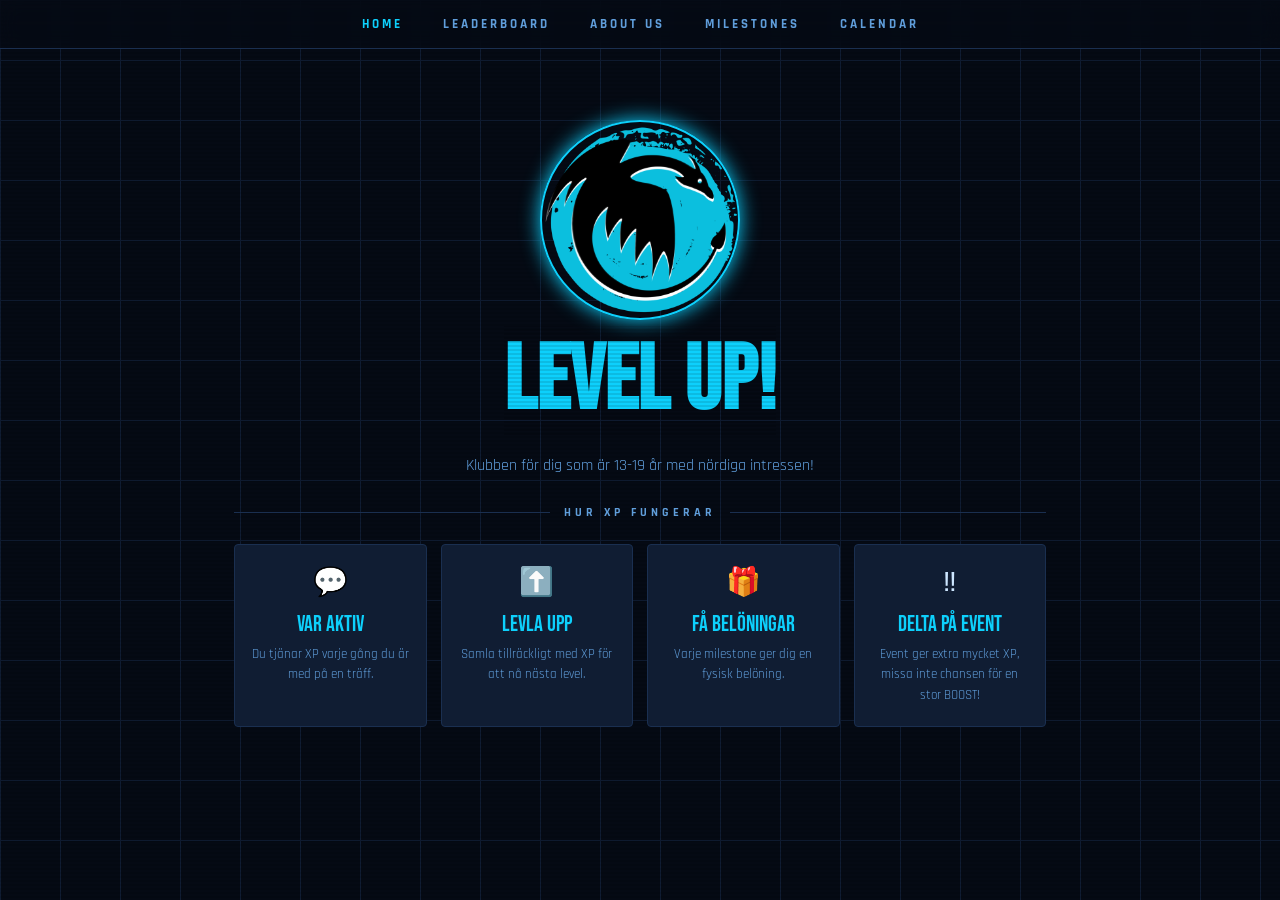
<file: index.html>
<!doctype html>
<html lang="sv">
  <head>
    <meta charset="UTF-8" />
    <meta name="viewport" content="width=device-width, initial-scale=1.0" />
    <link rel="preconnect" href="https://fonts.googleapis.com" />
    <link rel="preconnect" href="https://fonts.gstatic.com" crossorigin />
    <link
      href="https://fonts.googleapis.com/css2?family=Bebas+Neue&family=Rajdhani:wght@400;700&display=swap"
      rel="stylesheet"
    />
  <link rel="stylesheet" href="style.css" />
    <title>LEVEL UP! – Ungdomsklubb i Frölunda, Göteborg</title>
  <!-- SEO -->
  <meta name="description" content="Level Up är en gratis nördklubb för ungdomar 13–19 år på fritidsgården 1200 Kvadrat i Västra Frölunda, Göteborg. Gaming, anime, Warhammer, cosplay, rollspel och brädspel – Måndagar kl 16–20. Alla är välkomna!" />
  <meta name="keywords" content="ungdomsklubb Göteborg, nördklubb Frölunda, nördklubb Göteborg, gaming ungdomar Göteborg, anime klubb Göteborg, Warhammer ungdomar Göteborg, cosplay Göteborg, rollspel Göteborg, LGBTQ ungdom Göteborg, fritidsgård Frölunda, ungdomsverksamhet Göteborg, Level Up 1200 Kvadrat, brädspelsklubb Göteborg, nerd club gothenburg, aktiviteter göteborg, aktiviteter för unga, event frölunda, aktiviteter frölundaområdet, aktiviteter för ungdomar, 1200Kvadrat, 1200 Kvadrat, ungdomens hus, ungdomens hus göteborg, ungdomens hus frölunda, Ung sydväst, Fritidsgård frölunda, Frölunda torg, Fritidsgård frölunda torg, Tonåringar, nördar, unga, Level Up, Brädspel göteborg, cosplay göteborg, anime göteborg, pyssel göteborg, kpop göteborg, datorspel göteborg, level up frölunda, level up göteborg" />
  <meta name="robots" content="index, follow" />
  <link rel="canonical" href="https://levelup1200.github.io/LevelUp/index.html" />

  <!-- Open Graph (social sharing) -->
  <meta property="og:title" content="LEVEL UP! – Ungdomsklubb i Frölunda, Göteborg" />
  <meta property="og:description" content="Level Up är en gratis nördklubb för ungdomar 13–19 år på fritidsgården 1200 Kvadrat i Västra Frölunda, Göteborg. Gaming, anime, Warhammer, cosplay, rollspel och brädspel – Måndagar kl 16–20. Alla är välkomna!" />
  <meta property="og:type" content="website" />
  <meta property="og:url" content="https://levelup1200.github.io/LevelUp/index.html" />
  <meta property="og:image" content="https://levelup1200.github.io/LevelUp/leveluplogo.png" />

    <link rel="icon" type="image/x-icon" href="leveluplogo.png">
  </head>
  <body>
    <div id="wrapperHome">
        <nav>
      <a href="index.html" class="active">Home</a>
      <a href="leaderboard.html">Leaderboard</a>
      <a href="aboutus.html">About us</a>
      <a href="milestones.html">Milestones</a>
      <a href="calendar.html">Calendar</a>
    </nav>
    <main id="home">
      <div class="hero">
        <div class="hero-logo">
          <img src="leveluplogo.png" alt="LEVEL UP! logo" />
        </div>
        <h1 class="crt">LEVEL UP!</h1>
        <p class="hero-desc">
          Klubben för dig som är 13-19 år med nördiga intressen!
        </p>
      </div>
      <div class="xp-section">
        <div class="section-label">Hur XP fungerar</div>
        <div class="xp-cards">
          <div class="xp-card">
            <div class="xp-card-icon">💬</div>
            <div class="xp-card-title">Var aktiv</div>
            <div class="xp-card-desc">
              Du tjänar XP varje gång du är med på en träff.
            </div>
          </div>
          <div class="xp-card">
            <div class="xp-card-icon">⬆️</div>
            <div class="xp-card-title">Levla upp</div>
            <div class="xp-card-desc">
              Samla tillräckligt med XP för att nå nästa level.
            </div>
          </div>
          <div class="xp-card">
            <div class="xp-card-icon">🎁</div>
            <div class="xp-card-title">Få belöningar</div>
            <div class="xp-card-desc">
              Varje milestone ger dig en fysisk belöning.
            </div>
          </div>
          <div class="xp-card">
            <div class="xp-card-icon">‼️</div>
            <div class="xp-card-title">Delta på event</div>
            <div class="xp-card-desc">
              Event ger extra mycket XP, missa inte chansen för en stor BOOST!
            </div>
          </div>
        </div>
      </div>
    </main>
    </div>
  </body>
</html>
</file>
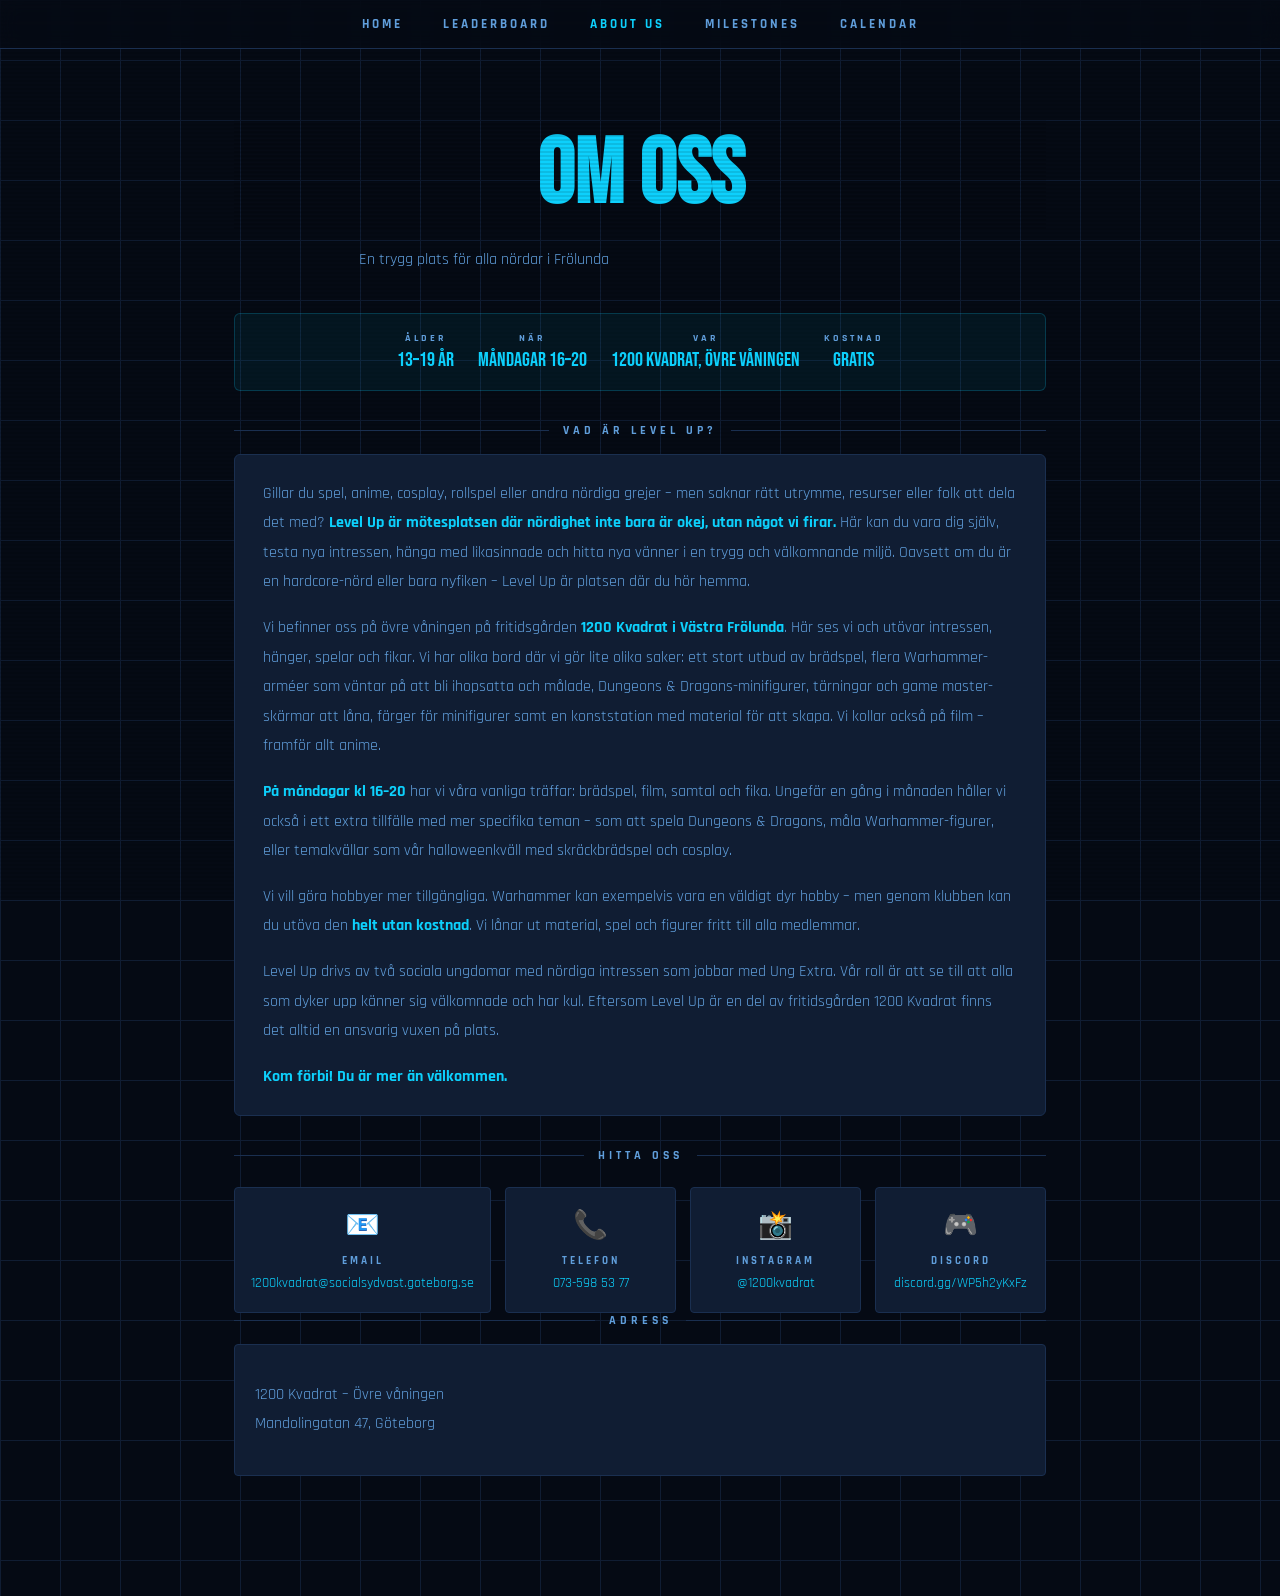
<file: aboutus.html>
<!doctype html>
<html lang="sv">
<head>
  <meta charset="UTF-8" />
  <meta name="viewport" content="width=device-width, initial-scale=1.0" />
  <link rel="preconnect" href="https://fonts.googleapis.com" />
  <link rel="preconnect" href="https://fonts.gstatic.com" crossorigin />
  <link href="https://fonts.googleapis.com/css2?family=Bebas+Neue&family=Rajdhani:wght@400;700&display=swap" rel="stylesheet" />
  <link rel="stylesheet" href="style.css" />
  <title>Om oss - Level Up Ungdomsklubb i Frölunda | Nördklubb Göteborg</title>
  <!-- SEO -->
  <meta name="description" content="Level Up är en nördklubb för ungdomar 13–19 år på fritidsgården 1200 Kvadrat i Västra Frölunda, Göteborg. Gaming, anime, Warhammer, cosplay, rollspel och fika – varje ojämn måndag kl 16–20. Gratis och öppet för alla!" />
  <meta name="keywords" content="ungdomsklubb Göteborg, nördklubb Frölunda, nördklubb Göteborg, gaming ungdomar Göteborg, anime klubb Göteborg, Warhammer ungdomar Göteborg, cosplay Göteborg, rollspel Göteborg, LGBTQ ungdom Göteborg, fritidsgård Frölunda, ungdomsverksamhet Göteborg, Level Up 1200 Kvadrat, brädspelsklubb Göteborg, nerd club gothenburg, aktiviteter göteborg, aktiviteter för unga, event frölunda, aktiviteter frölundaområdet, aktiviteter för ungdomar, 1200Kvadrat, 1200 Kvadrat, ungdomens hus, ungdomens hus göteborg, ungdomens hus frölunda, Ung sydväst, Fritidsgård frölunda, Frölunda torg, Fritidsgård frölunda torg, Tonåringar, nördar, unga, Level Up, Brädspel göteborg, cosplay göteborg, anime göteborg, pyssel göteborg, kpop göteborg, datorspel göteborg, level up frölunda, level up göteborg" />
  <meta name="robots" content="index, follow" />
  <link rel="canonical" href="https://levelup1200.github.io/LevelUp/aboutus.html" />

  <!-- Open Graph -->
  <meta property="og:title" content="Om oss – Level Up Nördklubb i Frölunda, Göteborg" />
  <meta property="og:description" content="Level Up är en öppen och trygg nördklubb på 1200 Kvadrat i Västra Frölunda för unga 13–19 år. Gaming, anime, Warhammer, cosplay och rollspel. Måndagar kl 16–20." />
  <meta property="og:type" content="website" />
  <meta property="og:url" content="https://levelup1200.github.io/LevelUp/aboutus.html" />
  <meta property="og:image" content="https://levelup1200.github.io/LevelUp/leveluplogo.png" />

  <!-- Structured data for local club -->
  <script type="application/ld+json">
  {
    "@context": "https://schema.org",
    "@type": "SportsClub",
    "name": "Level Up – Nördklubb på 1200 Kvadrat",
    "description": "Ungdomsklubb för nördar 13–19 år i Västra Frölunda, Göteborg. Gaming, anime, Warhammer, cosplay och rollspel.",
    "address": {
      "@type": "PostalAddress",
      "streetAddress": "Mandolingatan 47",
      "addressLocality": "Göteborg",
      "addressRegion": "Västra Götaland",
      "addressCountry": "SE"
    },
    "telephone": "+46735985377",
    "email": "1200kvadrat@socialsydvast.goteborg.se",
    "url": "https://levelup1200.github.io/LevelUp/",
    "openingHours": "Mo 16:00-20:00"
  }
  </script>

  <link rel="icon" type="image/x-icon" href="leveluplogo.png">

  <style>
    .copy-toast {
      position: fixed;
      bottom: 32px;
      left: 50%;
      transform: translateX(-50%) translateY(20px);
      background: var(--cyan);
      color: var(--bg);
      font-family: 'Rajdhani', sans-serif;
      font-weight: 700;
      font-size: 13px;
      letter-spacing: 2px;
      text-transform: uppercase;
      padding: 10px 24px;
      border-radius: 4px;
      opacity: 0;
      transition: opacity 0.2s, transform 0.2s;
      pointer-events: none;
      z-index: 999;
    }
    .copy-toast.show {
      opacity: 1;
      transform: translateX(-50%) translateY(0);
    }
    .about-article {
      background: var(--panel);
      border: 1px solid #1a2f50;
      border-radius: 6px;
      padding: 24px 28px;
      margin: 16px 0 32px;
      color: var(--bread);
      line-height: 1.85;
      font-size: 16px;
    }
    .about-article p {
      margin: 0 0 16px;
    }
    .about-article p:last-child {
      margin-bottom: 0;
    }
    .about-article strong {
      color: var(--cyan);
      font-weight: 700;
    }
    .about-highlight {
      background: rgba(13,208,252,0.06);
      border: 1px solid rgba(13,208,252,0.2);
      border-radius: 6px;
      padding: 18px 24px;
      margin: 16px 0 32px;
      display: flex;
      flex-wrap: wrap;
      gap: 24px;
      align-items: center;
      justify-content: center;
      text-align: center;
    }
    .about-highlight-item {
      display: flex;
      flex-direction: column;
      gap: 4px;
    }
    .about-highlight-label {
      font-size: 10px;
      font-weight: 700;
      letter-spacing: 3px;
      text-transform: uppercase;
      color: var(--bread);
    }
    .about-highlight-value {
      font-family: 'Bebas Neue', sans-serif;
      font-size: 20px;
      color: var(--cyan);
    }
    /* Make contact cards non-link when using copy */
    .contact-card.copy-btn {
      cursor: pointer;
    }
  </style>
</head>
<body>
  <div id="wrapperAboutus">
    <nav>
      <a href="index.html">Home</a>
      <a href="leaderboard.html">Leaderboard</a>
      <a href="aboutus.html" class="active">About us</a>
      <a href="milestones.html">Milestones</a>
      <a href="calendar.html">Calendar</a>
    </nav>
    <main id="contacts">
      <div class="contacts-hero">
        <h1 class="crt">Om oss</h1>
        <p class="hero-desc">En trygg plats för alla nördar i Frölunda</p>
      </div>

      <!-- Quick facts -->
      <div class="about-highlight">
        <div class="about-highlight-item">
          <div class="about-highlight-label">Ålder</div>
          <div class="about-highlight-value">13–19 år</div>
        </div>
        <div class="about-highlight-item">
          <div class="about-highlight-label">När</div>
          <div class="about-highlight-value">Måndagar 16–20</div>
        </div>
        <div class="about-highlight-item">
          <div class="about-highlight-label">Var</div>
          <div class="about-highlight-value">1200 Kvadrat, Övre våningen</div>
        </div>
        <div class="about-highlight-item">
          <div class="about-highlight-label">Kostnad</div>
          <div class="about-highlight-value">Gratis</div>
        </div>
      </div>

      <div class="section-label">Vad är Level Up?</div>
      <div class="about-article">
        <p>Gillar du spel, anime, cosplay, rollspel eller andra nördiga grejer – men saknar rätt utrymme, resurser eller folk att dela det med? <strong>Level Up är mötesplatsen där nördighet inte bara är okej, utan något vi firar.</strong> Här kan du vara dig själv, testa nya intressen, hänga med likasinnade och hitta nya vänner i en trygg och välkomnande miljö. Oavsett om du är en hardcore-nörd eller bara nyfiken – Level Up är platsen där du hör hemma.</p>

        <p>Vi befinner oss på övre våningen på fritidsgården <strong>1200 Kvadrat i Västra Frölunda</strong>. Här ses vi och utövar intressen, hänger, spelar och fikar. Vi har olika bord där vi gör lite olika saker: ett stort utbud av brädspel, flera Warhammer-arméer som väntar på att bli ihopsatta och målade, Dungeons & Dragons-minifigurer, tärningar och game master-skärmar att låna, färger för minifigurer samt en konststation med material för att skapa. Vi kollar också på film – framför allt anime.</p>

        <p><strong>På måndagar kl 16–20</strong> har vi våra vanliga träffar: brädspel, film, samtal och fika. Ungefär en gång i månaden håller vi också i ett extra tillfälle med mer specifika teman – som att spela Dungeons &amp; Dragons, måla Warhammer-figurer, eller temakvällar som vår halloweenkväll med skräckbrädspel och cosplay.</p>

        <p>Vi vill göra hobbyer mer tillgängliga. Warhammer kan exempelvis vara en väldigt dyr hobby – men genom klubben kan du utöva den <strong>helt utan kostnad</strong>. Vi lånar ut material, spel och figurer fritt till alla medlemmar.</p>

        <p>Level Up drivs av två sociala ungdomar med nördiga intressen som jobbar med Ung Extra. Vår roll är att se till att alla som dyker upp känner sig välkomnade och har kul. Eftersom Level Up är en del av fritidsgården 1200 Kvadrat finns det alltid en ansvarig vuxen på plats.</p>

        <p><strong>Kom förbi! Du är mer än välkommen.</strong></p>
      </div>

      <div class="section-label">Hitta oss</div>
      <div class="contact-cards">
        <!-- Email: copy to clipboard -->
        <div class="contact-card copy-btn" onclick="copyText('1200kvadrat@socialsydvast.goteborg.se', 'E-post kopierad!')">
          <div class="contact-icon">📧</div>
          <div class="contact-label">Email</div>
          <div class="contact-value">1200kvadrat@socialsydvast.goteborg.se</div>
        </div>
        <!-- Phone: copy to clipboard -->
        <div class="contact-card copy-btn" onclick="copyText('0735985377', 'Telefonnummer kopierat!')">
          <div class="contact-icon">📞</div>
          <div class="contact-label">Telefon</div>
          <div class="contact-value">073-598 53 77</div>
        </div>
        <!-- Instagram: correct URL -->
        <a href="https://www.instagram.com/1200kvadrat" target="_blank" rel="noopener" class="contact-card">
          <div class="contact-icon">📸</div>
          <div class="contact-label">Instagram</div>
          <div class="contact-value">@1200kvadrat</div>
        </a>
        <!-- Discord -->
        <a href="https://discord.gg/WP5h2yKxFz" target="_blank" rel="noopener" class="contact-card">
          <div class="contact-icon">🎮</div>
          <div class="contact-label">Discord</div>
          <div class="contact-value">discord.gg/WP5h2yKxFz</div>
        </a>
      </div>

      <div class="section-label">Adress</div>
      <div class="about-box">
        <p>1200 Kvadrat – Övre våningen<br>Mandolingatan 47, Göteborg</p>
      </div>
    </main>
  </div>

  <!-- Copy toast notification -->
  <div class="copy-toast" id="copyToast"></div>

  <script>
    function copyText(text, message) {
      navigator.clipboard.writeText(text).then(() => {
        const toast = document.getElementById('copyToast');
        toast.textContent = message;
        toast.classList.add('show');
        setTimeout(() => toast.classList.remove('show'), 2200);
      }).catch(() => {
        // Fallback for older browsers
        const el = document.createElement('textarea');
        el.value = text;
        el.style.position = 'fixed';
        el.style.opacity = '0';
        document.body.appendChild(el);
        el.select();
        document.execCommand('copy');
        document.body.removeChild(el);
        const toast = document.getElementById('copyToast');
        toast.textContent = message;
        toast.classList.add('show');
        setTimeout(() => toast.classList.remove('show'), 2200);
      });
    }
  </script>
</body>
</html>
</file>
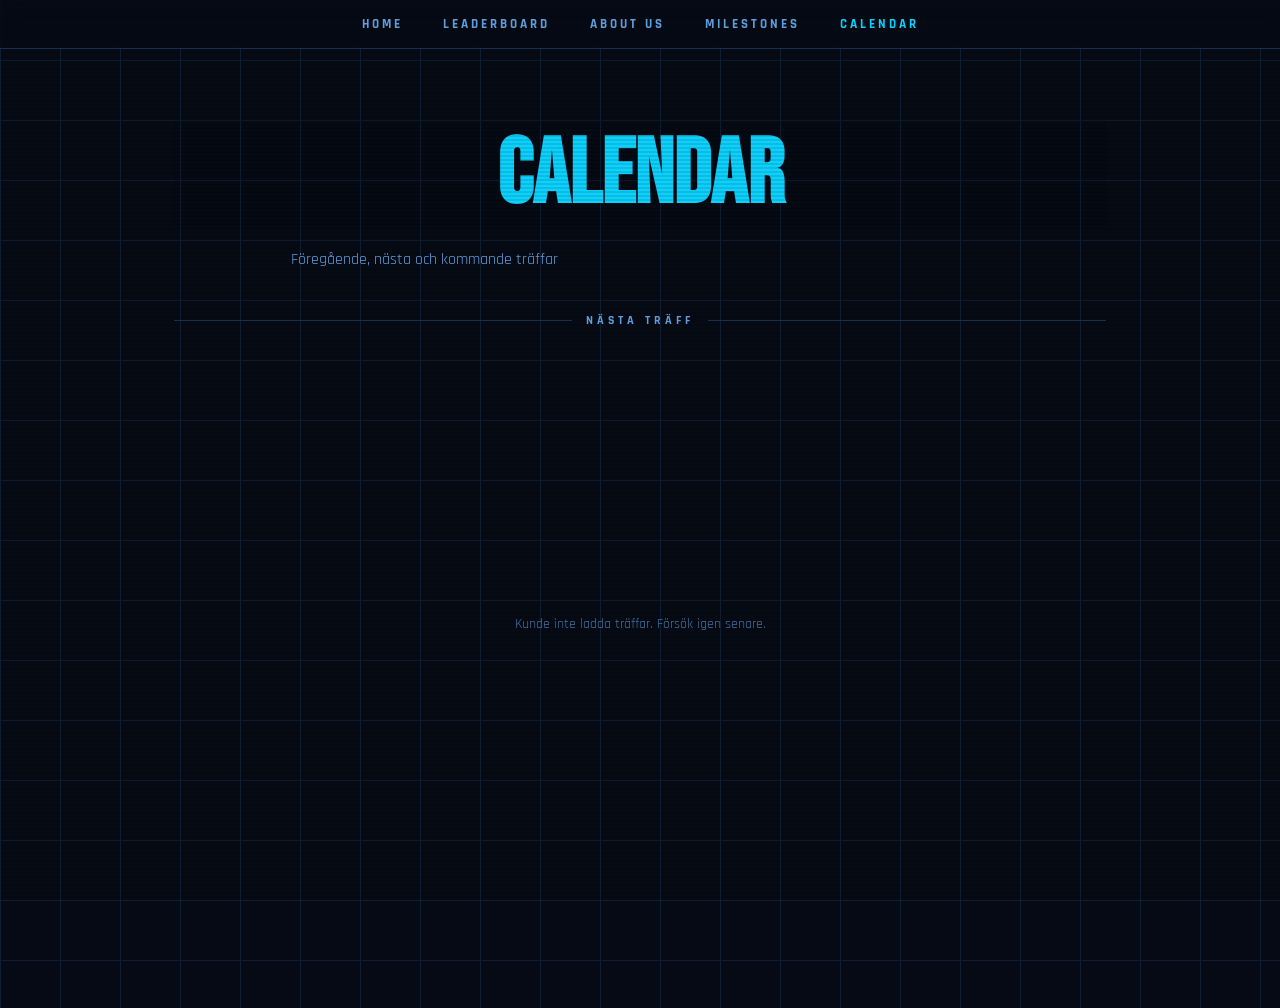
<file: calendar.html>
<!doctype html>
<html lang="sv">
<head>
  <meta charset="UTF-8" />
  <meta name="viewport" content="width=device-width, initial-scale=1.0" />
  <link rel="preconnect" href="https://fonts.googleapis.com" />
  <link rel="preconnect" href="https://fonts.gstatic.com" crossorigin />
  <link href="https://fonts.googleapis.com/css2?family=Bebas+Neue&family=Rajdhani:wght@400;700&display=swap" rel="stylesheet" />
  <link rel="stylesheet" href="style.css" />
  <title>Kalender & Träffar – LEVEL UP! Ungdomsklubb Frölunda, Göteborg</title>
  <!-- SEO -->
  <meta name="description" content="Se kommande och tidigare träffar för Level Up – nördklubben på 1200 Kvadrat i Frölunda, Göteborg. Gaming, anime, cosplay, Warhammer och mer. Ojämna måndagar 16–20." />
  <meta name="keywords" content="ungdomsklubb Göteborg, nördklubb Frölunda, nördklubb Göteborg, gaming ungdomar Göteborg, anime klubb Göteborg, Warhammer ungdomar Göteborg, cosplay Göteborg, rollspel Göteborg, LGBTQ ungdom Göteborg, fritidsgård Frölunda, ungdomsverksamhet Göteborg, Level Up 1200 Kvadrat, brädspelsklubb Göteborg, nerd club gothenburg, aktiviteter göteborg, aktiviteter för unga, event frölunda, aktiviteter frölundaområdet, aktiviteter för ungdomar, 1200Kvadrat, 1200 Kvadrat, ungdomens hus, ungdomens hus göteborg, ungdomens hus frölunda, Ung sydväst, Fritidsgård frölunda, Frölunda torg, Fritidsgård frölunda torg, Tonåringar, nördar, unga, Level Up, Brädspel göteborg, cosplay göteborg, anime göteborg, pyssel göteborg, kpop göteborg, datorspel göteborg, level up frölunda, level up göteborg" />  <meta name="robots" content="index, follow" />
  <link rel="canonical" href="https://levelup1200.github.io/LevelUp/calendar.html" />
  <meta property="og:title" content="Kalender & Träffar – LEVEL UP! Ungdomsklubb Frölunda, Göteborg" />
  <meta property="og:description" content="Se kommande och tidigare träffar för Level Up – nördklubben på 1200 Kvadrat i Frölunda, Göteborg." />
  <meta property="og:type" content="website" />
  <meta property="og:url" content="https://levelup1200.github.io/LevelUp/calendar.html" />
  <meta property="og:image" content="https://levelup1200.github.io/LevelUp/leveluplogo.png" />
  <link rel="icon" type="image/x-icon" href="leveluplogo.png">

  <style>
    /* ── Calendar-sidan specifik CSS ── */
    #calendar-page {
      max-width: 980px;
      margin: 0 auto;
      padding: 100px 16px 80px;
    }

    .calendar-hero {
      text-align: center;
      margin-bottom: 40px;
    }

    .calendar-hero h1 {
      font-family: 'Bebas Neue', sans-serif;
      font-size: clamp(48px, 12vw, 92px);
      color: var(--cyan);
      animation: fadeDown 0.6s ease both, pulse-glow 4s ease-in-out infinite;
      margin: 0;
    }

    /* ── Karusell-scen ── */
    .scene {
      position: relative;
      height: 500px;
      display: flex;
      align-items: center;
      justify-content: center;
      perspective: 900px;
      margin-bottom: 24px;
    }

    /* Varje kort-wrapper */
    .card-slot {
      position: absolute;
      will-change: transform, opacity;
    }

    /* Själva kortet */
    .event-card {
      border-radius: 10px;
      border: 1px solid #1a2f50;
      background: #101d33;
      overflow: hidden;
      position: relative;
    }

    /* Kortets bildsektion */
    .card-img {
      width: 100%;
      display: flex;
      align-items: center;
      justify-content: center;
      background: #0a1628;
      overflow: hidden;
    }

    .card-img img {
      width: 100%;
      height: 100%;
      object-fit: cover;
    }

    .card-img .placeholder {
      font-size: 56px;
      opacity: 0.4;
    }

    .card-body {
      padding: 16px 20px 20px;
    }

    .card-tag {
      font-size: 10px;
      font-weight: 700;
      letter-spacing: 2px;
      text-transform: uppercase;
      margin-bottom: 6px;
    }

    .tag-past     { color: #609edb; }
    .tag-next     { color: #0dd0fc; }
    .tag-upcoming { color: #a78bfa; }

    .card-name {
      font-family: 'Bebas Neue', sans-serif;
      color: #fff;
      line-height: 1.1;
      margin-bottom: 6px;
    }

    .card-date {
      font-size: 13px;
      color: #609edb;
      margin-bottom: 6px;
    }

    .card-desc {
      color: #8aaecc;
      line-height: 1.5;
    }

    .badge-next {
      display: inline-block;
      background: rgba(13,208,252,0.1);
      color: #0dd0fc;
      font-size: 10px;
      font-weight: 700;
      letter-spacing: 2px;
      text-transform: uppercase;
      padding: 4px 10px;
      border-radius: 4px;
      border: 1px solid rgba(13,208,252,0.25);
      margin-top: 10px;
    }

    .wipe {
      position: absolute;
      inset: 0;
      background: #101d33;
      transform-origin: top;
      z-index: 10;
      pointer-events: none;
      border-radius: 10px;
    }

    .card-loader {
      position: absolute;
      inset: 0;
      display: flex;
      flex-direction: column;
      align-items: center;
      justify-content: center;
      gap: 10px;
      background: #0a1628;
      z-index: 5;
      border-radius: 10px;
    }

    .spinner {
      width: 28px;
      height: 28px;
      border: 2px solid #1a2f50;
      border-top-color: #0dd0fc;
      border-radius: 50%;
      animation: spin 0.8s linear infinite;
    }

    @keyframes spin { to { transform: rotate(360deg); } }

    .spinner-label {
      font-size: 10px;
      letter-spacing: 2px;
      text-transform: uppercase;
      color: #3a5c80;
    }

    .error-msg {
      text-align: center;
      color: #609edb;
      font-size: 14px;
      padding: 60px 20px;
      opacity: 0.7;
    }

    @media (min-width: 768px) {
      #calendar-page {
        padding: 120px 24px 80px;
      }
      .scene {
        height: 560px;
      }
    }
  </style>
</head>

<body>
  <div id="wrapperCalendar">
    <nav>
      <a href="index.html">Home</a>
      <a href="leaderboard.html">Leaderboard</a>
      <a href="aboutus.html">About us</a>
      <a href="milestones.html">Milestones</a>
      <a href="calendar.html" class="active">Calendar</a>
    </nav>

    <main id="calendar-page">
      <div class="calendar-hero">
        <h1 class="crt">Calendar</h1>
        <p class="hero-desc">Föregående, nästa och kommande träffar</p>
      </div>

      <div class="section-label">Nästa träff</div>

      <div class="scene" id="scene">
        <div class="error-msg" id="errorMsg" style="display:none;">
          Kunde inte ladda träffar. Försök igen senare.
        </div>
      </div>

    </main>
  </div>

  <script>
    const SHEET_ID  = '1SyFA2P5r4ETjk-Pi6bslTfMYuJn9XiL9524yEyqISfU';
    const SHEET_TAB = 'Kalender';
    const SHEET_URL = `https://docs.google.com/spreadsheets/d/${SHEET_ID}/gviz/tq?sheet=${encodeURIComponent(SHEET_TAB)}`;

    const RADIUS       = 260;
    const FINAL_ANGLES = [-55, 0, 55];

    function angleToProps(deg) {
      const rad = deg * Math.PI / 180;
      const t   = (Math.cos(rad) + 1) / 2;
      return {
        x:       Math.sin(rad) * RADIUS,
        scale:   0.62 + 0.38 * t,
        opacity: 0.35 + 0.65 * t,
        zIndex:  Math.round(t * 10),
      };
    }

    function buildCard(data, position) {
      const isCenter  = position === 'next';
      const width     = isCenter ? 300 : 240;
      const imgHeight = isCenter ? 180 : 150;
      const nameSize  = isCenter ? 30  : 22;
      const descSize  = isCenter ? 14  : 12;

      const tagMap = {
        past:     { label: 'Föregående', cls: 'tag-past' },
        next:     { label: 'Nästa träff', cls: 'tag-next' },
        upcoming: { label: 'Kommande',    cls: 'tag-upcoming' },
      };
      const tag = tagMap[position];

      const dateStr = formatDate(data.datum);

      const imgHtml = data.bild
        ? `<img src="${escapeHtml(data.bild)}" alt="${escapeHtml(data.namn)}" loading="lazy" />`
        : `<span class="placeholder">📅</span>`;

      const slot = document.createElement('div');
      slot.className = 'card-slot';

      slot.innerHTML = `
        <div class="event-card" style="
          width: ${width}px;
          ${isCenter ? 'border-color:#0dd0fc; box-shadow:0 0 36px rgba(13,208,252,0.25);' : ''}
        ">
          <div class="wipe"></div>
          <div class="card-loader">
            <div class="spinner"></div>
            <div class="spinner-label">Laddar</div>
          </div>
          <div class="card-img" style="height:${imgHeight}px;">
            ${imgHtml}
          </div>
          <div class="card-body">
            <div class="card-tag ${tag.cls}">${tag.label}</div>
            <div class="card-name" style="font-size:${nameSize}px;">${escapeHtml(data.namn)}</div>
            <div class="card-date">${dateStr}</div>
            <div class="card-desc" style="font-size:${descSize}px;">${escapeHtml(data.beskrivning)}</div>
            ${isCenter ? '<div class="badge-next">⚡ Snart!</div>' : ''}
          </div>
        </div>`;

      return slot;
    }

    function lerp(a, b, t) { return a + (b - a) * t; }

    let animFrame  = null;
    let angles     = [];
    let targets    = [];
    let cardSlots  = [];

    function applyAngle(slot, deg) {
      const p = angleToProps(deg);
      slot.style.transform = `translateX(${p.x.toFixed(2)}px) scale(${p.scale.toFixed(4)})`;
      slot.style.opacity   = p.opacity.toFixed(4);
      slot.style.zIndex    = p.zIndex;
    }

    function tickAnimation() {
      let allSettled = true;
      for (let i = 0; i < cardSlots.length; i++) {
        const diff = targets[i] - angles[i];
        if (Math.abs(diff) > 0.05) {
          angles[i] = lerp(angles[i], targets[i], 0.045);
          allSettled = false;
        } else {
          angles[i] = targets[i];
        }
        applyAngle(cardSlots[i], angles[i]);
      }
      if (!allSettled) {
        animFrame = requestAnimationFrame(tickAnimation);
      } else {
        revealCards();
      }
    }

    function revealCards() {
      cardSlots.forEach((slot, i) => {
        setTimeout(() => {
          const loader = slot.querySelector('.card-loader');
          if (loader) loader.style.display = 'none';
          const wipe = slot.querySelector('.wipe');
          if (wipe) {
            wipe.style.transition = 'transform 0.52s cubic-bezier(0.4, 0, 0.15, 1)';
            wipe.style.transform  = 'scaleY(0)';
          }
        }, i * 90);
      });
    }

    function startCarousel(slots) {
      cardSlots = slots;
      angles  = [175, 180, 185];
      targets = [...FINAL_ANGLES];
      cardSlots.forEach((slot, i) => applyAngle(slot, angles[i]));
      requestAnimationFrame(() => requestAnimationFrame(tickAnimation));
    }

    function pickThreeEvents(rows) {
      const today = new Date();
      today.setHours(0, 0, 0, 0);
      let nextIndex = -1;
      for (let i = 0; i < rows.length; i++) {
        const d = parseDate(rows[i].datum);
        if (d && d >= today) { nextIndex = i; break; }
      }
      if (nextIndex === -1) nextIndex = rows.length - 1;
      const pastIndex     = Math.max(0, nextIndex - 1);
      const upcomingIndex = Math.min(rows.length - 1, nextIndex + 1);
      return [
        { data: rows[pastIndex],     position: 'past'     },
        { data: rows[nextIndex],     position: 'next'     },
        { data: rows[upcomingIndex], position: 'upcoming' },
      ];
    }

    function parseDate(str) {
      if (!str) return null;
      const parts = str.split('-');
      if (parts.length !== 3) return null;
      return new Date(parseInt(parts[0]), parseInt(parts[1]) - 1, parseInt(parts[2]));
    }

    function formatDate(str) {
      const d = parseDate(str);
      if (!d) return str || '';
      return d.toLocaleDateString('sv-SE', { weekday: 'long', day: 'numeric', month: 'long' });
    }

    function escapeHtml(str) {
      return String(str || '')
        .replace(/&/g, '&amp;')
        .replace(/</g, '&lt;')
        .replace(/>/g, '&gt;')
        .replace(/"/g, '&quot;');
    }

    fetch(SHEET_URL)
      .then(res => res.text())
      .then(raw => {
        const jsonPart = raw.split('setResponse(')[1];
        if (!jsonPart) throw new Error('Oväntat svar från Google Sheets');
        const jsonText = jsonPart.slice(0, jsonPart.length - 2);
        const parsed   = JSON.parse(jsonText);
        const rows = parsed.table.rows.map(row => ({
          namn:        row.c[0]?.v ?? '',
          datum:       row.c[1]?.f ?? row.c[1]?.v ?? '',
          beskrivning: row.c[2]?.v ?? '',
          bild:        row.c[3]?.v ?? '',
        }));
        rows.sort((a, b) => {
          const da = parseDate(a.datum), db = parseDate(b.datum);
          if (!da && !db) return 0;
          if (!da) return 1;
          if (!db) return -1;
          return da - db;
        });
        if (rows.length === 0) throw new Error('Inga träffar hittades');
        const three = pickThreeEvents(rows);
        const scene = document.getElementById('scene');
        const slots = three.map(({ data, position }) => {
          const slot = buildCard(data, position);
          scene.appendChild(slot);
          return slot;
        });
        startCarousel(slots);
      })
      .catch(err => {
        console.error('Calendar:', err);
        document.getElementById('errorMsg').style.display = 'block';
      });
  </script>
</body>
</html>
</file>
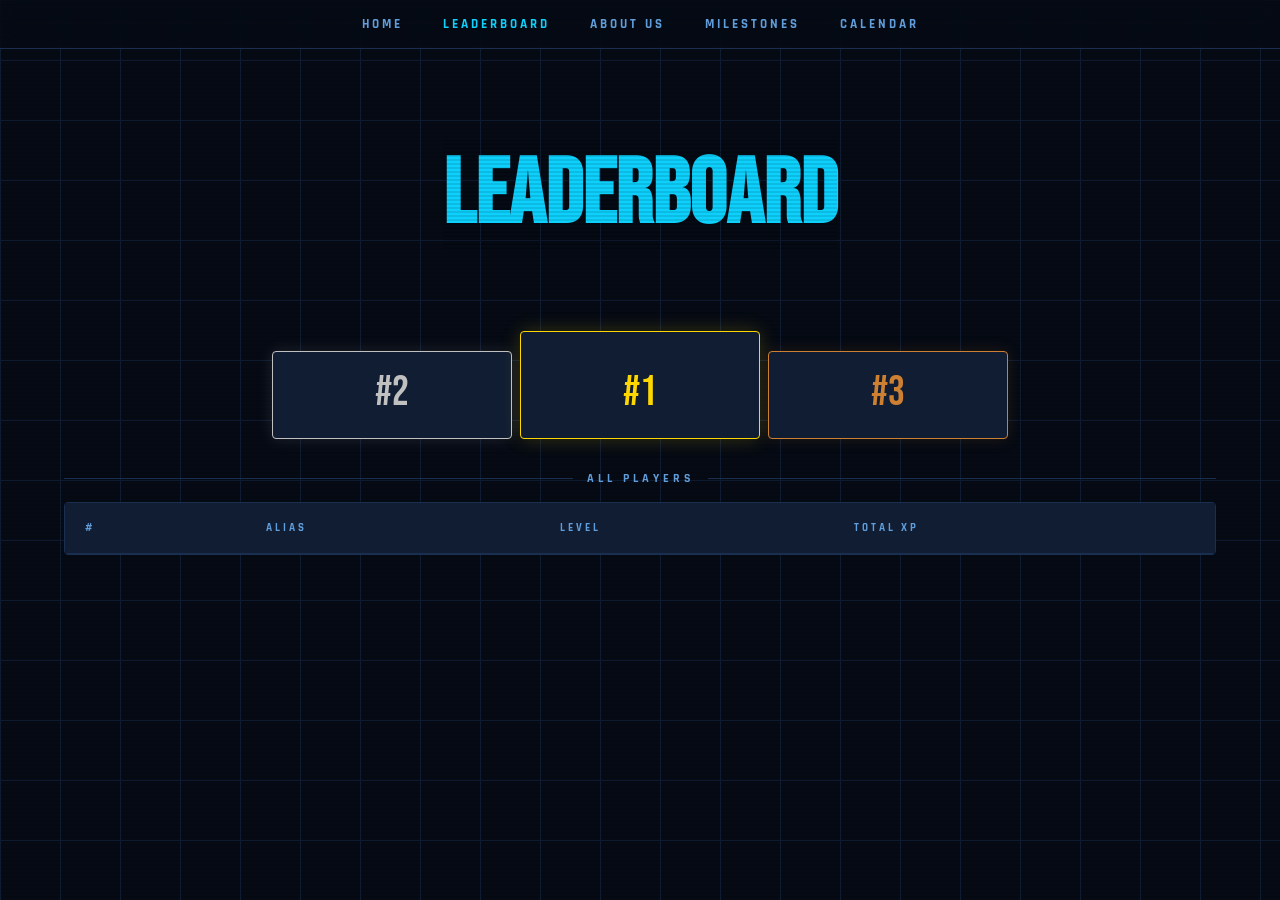
<file: leaderboard.html>
<!doctype html>
<html lang="sv">
  <head>
    <meta charset="UTF-8" />
    <meta name="viewport" content="width=device-width, initial-scale=1.0" />

    <link rel="preconnect" href="https://fonts.googleapis.com" />
    <link rel="preconnect" href="https://fonts.gstatic.com" crossorigin />
    <link
      href="https://fonts.googleapis.com/css2?family=Bebas+Neue&family=Rajdhani:wght@400;700&display=swap"
      rel="stylesheet"
    />

  <link rel="stylesheet" href="style.css" />
    <title>Leaderboard – LEVEL UP! Ungdomsklubb Göteborg</title>
  <!-- SEO -->
  <meta name="description" content="Se XP-listan för Level Up – ungdomsklubben i Frölunda. Vem är i toppen den här veckan?" />
  <meta name="keywords" content="ungdomsklubb Göteborg, nördklubb Frölunda, nördklubb Göteborg, gaming ungdomar Göteborg, anime klubb Göteborg, Warhammer ungdomar Göteborg, cosplay Göteborg, rollspel Göteborg, LGBTQ ungdom Göteborg, fritidsgård Frölunda, ungdomsverksamhet Göteborg, Level Up 1200 Kvadrat, brädspelsklubb Göteborg, nerd club gothenburg, aktiviteter göteborg, aktiviteter för unga, event frölunda, aktiviteter frölundaområdet, aktiviteter för ungdomar, 1200Kvadrat, 1200 Kvadrat, ungdomens hus, ungdomens hus göteborg, ungdomens hus frölunda, Ung sydväst, Fritidsgård frölunda, Frölunda torg, Fritidsgård frölunda torg, Tonåringar, nördar, unga, Level Up, Brädspel göteborg, cosplay göteborg, anime göteborg, pyssel göteborg, kpop göteborg, datorspel göteborg, level up frölunda, level up göteborg" />
  <meta name="robots" content="index, follow" />
  <link rel="canonical" href="https://levelup1200.github.io/LevelUp/leaderboard.html" />

  <!-- Open Graph (social sharing) -->
  <meta property="og:title" content="Leaderboard – LEVEL UP! Ungdomsklubb Göteborg" />
  <meta property="og:description" content="Se XP-listan för Level Up – ungdomsklubben i Frölunda. Vem är i toppen den här veckan?" />
  <meta property="og:type" content="website" />
  <meta property="og:url" content="https://levelup1200.github.io/LevelUp/leaderboard.html" />
  <meta property="og:image" content="https://levelup1200.github.io/LevelUp/leveluplogo.png" />

    <link rel="icon" type="image/x-icon" href="leveluplogo.png" />
  </head>

  <body>
        <nav>
      <a href="index.html">Home</a>
      <a href="leaderboard.html" class="active">Leaderboard</a>
      <a href="aboutus.html">About us</a>
      <a href="milestones.html">Milestones</a>
      <a href="calendar.html">Calendar</a>
    </nav>
    <div id="wrapperLeaderboard">
      <div id="containterLeaderboard">
        <div class="leaderboard-hero">
          <h1 class="crt">Leaderboard</h1>
        </div>
        <section>
          <div class="podium">
            <div class="podium-card rank-2">
              <div class="podium-rank">#2</div>
              <div class="podium-name"></div>
              <div class="podium-xp"></div>
            </div>
            <div class="podium-card rank-1">
              <div class="podium-rank">#1</div>
              <div class="podium-name"></div>
              <div class="podium-xp"></div>
            </div>
            <div class="podium-card rank-3">
              <div class="podium-rank">#3</div>
              <div class="podium-name"></div>
              <div class="podium-xp"></div>
            </div>
          </div>
        </section>
        <main>
          <div class="section-label">All Players</div>
          <div class="table-wrap">
            <table id="xpInfo">
              <thead id="xpHead">
                <tr>
                  <th>#</th>
                  <th>Alias</th>
                  <th>Level</th>
                  <th>Total XP</th>
                </tr>
              </thead>
              <tbody class="tbody"></tbody>
            </table>
          </div>
        </main>
      </div>
      <script src="script.js"></script>
    </div>
  </body>
</html>
</file>
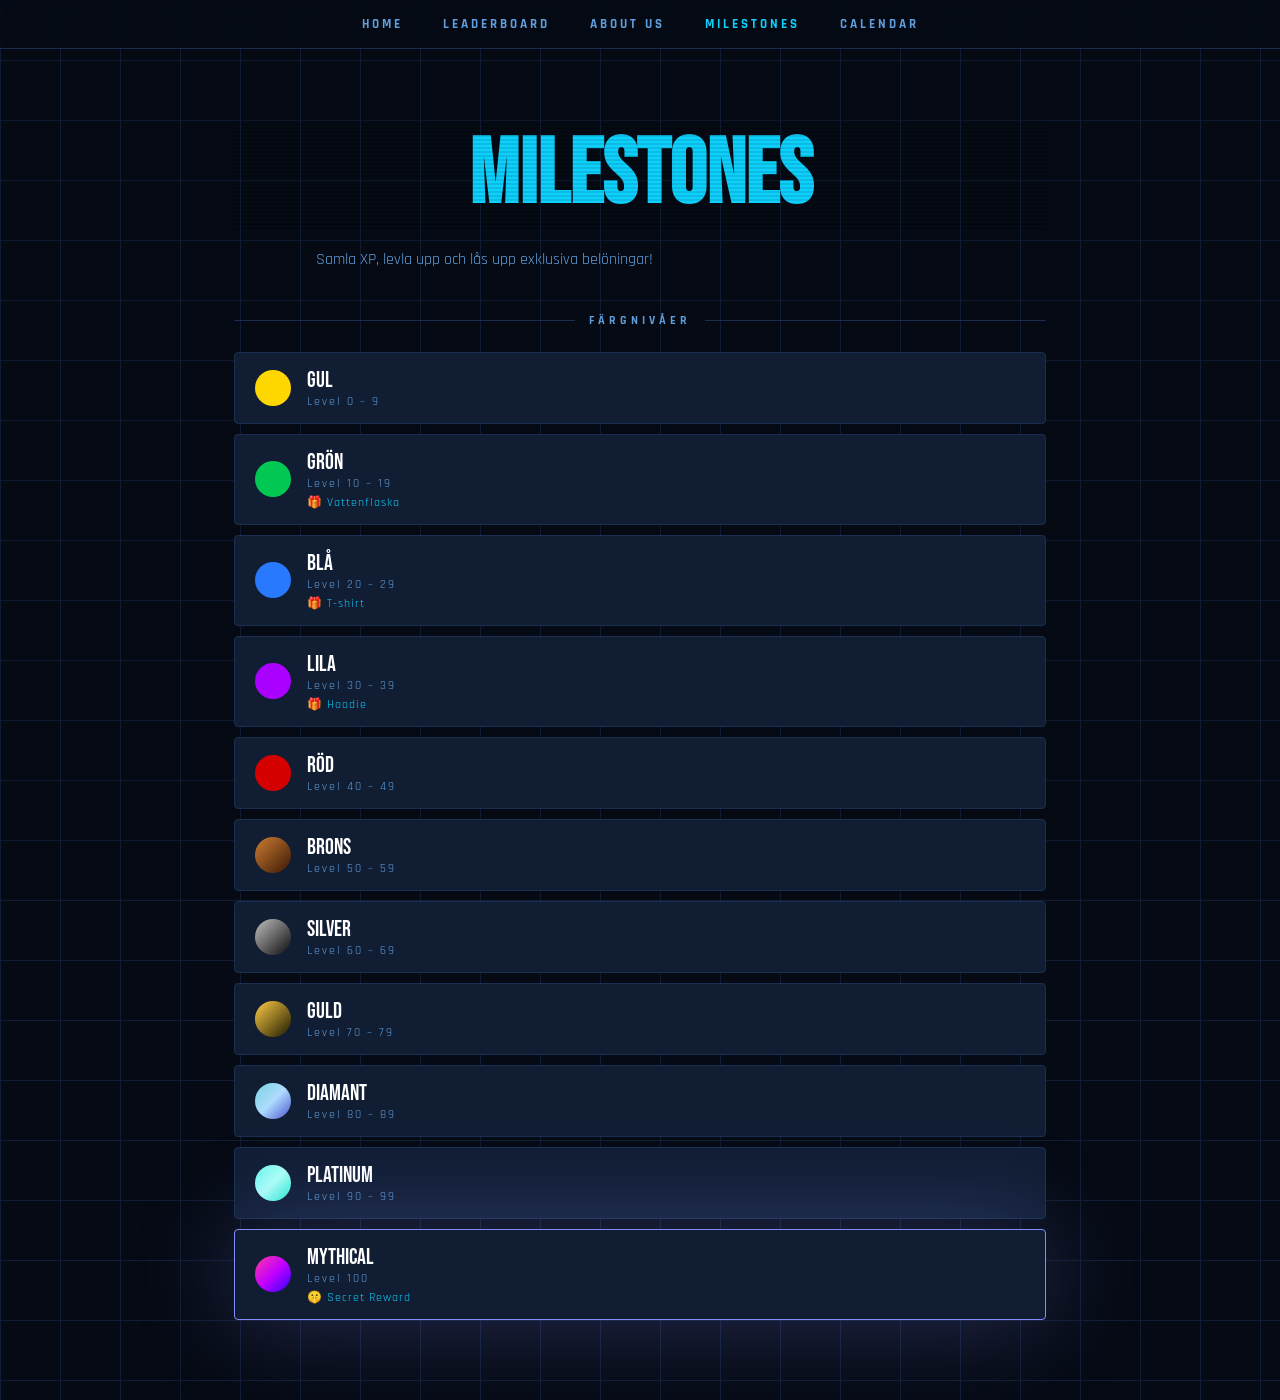
<file: milestones.html>
<!doctype html>
<html lang="sv">
<head>
  <meta charset="UTF-8" />
  <meta name="viewport" content="width=device-width, initial-scale=1.0" />
  <link rel="preconnect" href="https://fonts.googleapis.com" />
  <link rel="preconnect" href="https://fonts.gstatic.com" crossorigin />
  <link href="https://fonts.googleapis.com/css2?family=Bebas+Neue&family=Rajdhani:wght@400;700&display=swap" rel="stylesheet" />
  <link rel="stylesheet" href="style.css" />
  <title>Milestones & Belöningar – LEVEL UP! Göteborg</title>
  <!-- SEO -->
  <meta name="description" content="Samla XP, levla upp och lås upp exklusiva belöningar hos Level Up i Frölunda. Se alla nivåer och vad du kan vinna!" />
  <meta name="keywords" content="ungdomsklubb Göteborg, nördklubb Frölunda, nördklubb Göteborg, gaming ungdomar Göteborg, anime klubb Göteborg, Warhammer ungdomar Göteborg, cosplay Göteborg, rollspel Göteborg, LGBTQ ungdom Göteborg, fritidsgård Frölunda, ungdomsverksamhet Göteborg, Level Up 1200 Kvadrat, brädspelsklubb Göteborg, nerd club gothenburg, aktiviteter göteborg, aktiviteter för unga, event frölunda, aktiviteter frölundaområdet, aktiviteter för ungdomar, 1200Kvadrat, 1200 Kvadrat, ungdomens hus, ungdomens hus göteborg, ungdomens hus frölunda, Ung sydväst, Fritidsgård frölunda, Frölunda torg, Fritidsgård frölunda torg, Tonåringar, nördar, unga, Level Up, Brädspel göteborg, cosplay göteborg, anime göteborg, pyssel göteborg, kpop göteborg, datorspel göteborg, level up frölunda, level up göteborg" />
  <meta name="robots" content="index, follow" />
  <link rel="canonical" href="https://levelup1200.github.io/LevelUp/milestones.html" />

  <!-- Open Graph (social sharing) -->
  <meta property="og:title" content="Milestones & Belöningar – LEVEL UP! Göteborg" />
  <meta property="og:description" content="Samla XP, levla upp och lås upp exklusiva belöningar hos Level Up i Frölunda. Se alla nivåer och vad du kan vinna!" />
  <meta property="og:type" content="website" />
  <meta property="og:url" content="https://levelup1200.github.io/LevelUp/milestones.html" />
  <meta property="og:image" content="https://levelup1200.github.io/LevelUp/leveluplogo.png" />

  <link rel="icon" type="image/x-icon" href="leveluplogo.png">
</head>
<body>
  <div id="wrapperMilestones">
      <nav>
      <a href="index.html">Home</a>
      <a href="leaderboard.html">Leaderboard</a>
      <a href="aboutus.html">About us</a>
      <a href="milestones.html" class="active">Milestones</a>
      <a href="calendar.html">Calendar</a>
    </nav>
  <main id="milestones">
    <div class="milestones-hero">
  <h1 class="crt">Milestones</h1>
  <p class="hero-desc">Samla XP, levla upp och lås upp exklusiva belöningar!</p>
</div>

<div class="section-label">Färgnivåer</div>
<div class="milestone-cards">

  <div class="milestone-card">
    <div class="milestone-color yellow"></div>
    <div class="milestone-info">
      <div class="milestone-name">Gul</div>
      <div class="milestone-levels">Level 0 – 9</div>
    </div>
  </div>

  <div class="milestone-card">
    <div class="milestone-color green"></div>
    <div class="milestone-info">
      <div class="milestone-name">Grön</div>
      <div class="milestone-levels">Level 10 – 19</div>
      <div class="milestone-reward">🎁 Vattenflaska</div>
    </div>
  </div>

  <div class="milestone-card">
    <div class="milestone-color blue"></div>
    <div class="milestone-info">
      <div class="milestone-name">Blå</div>
      <div class="milestone-levels">Level 20 – 29</div>
      <div class="milestone-reward">🎁 T-shirt</div>
    </div>
  </div>

  <div class="milestone-card">
    <div class="milestone-color purple"></div>
    <div class="milestone-info">
      <div class="milestone-name">Lila</div>
      <div class="milestone-levels">Level 30 – 39</div>
      <div class="milestone-reward">🎁 Hoodie</div>
    </div>
  </div>

  <div class="milestone-card">
    <div class="milestone-color red"></div>
    <div class="milestone-info">
      <div class="milestone-name">Röd</div>
      <div class="milestone-levels">Level 40 – 49</div>
    </div>
  </div>

  <div class="milestone-card">
    <div class="milestone-color bronze"></div>
    <div class="milestone-info">
      <div class="milestone-name">Brons</div>
      <div class="milestone-levels">Level 50 – 59</div>
    </div>
  </div>

  <div class="milestone-card">
    <div class="milestone-color silver"></div>
    <div class="milestone-info">
      <div class="milestone-name">Silver</div>
      <div class="milestone-levels">Level 60 – 69</div>
    </div>
  </div>

  <div class="milestone-card">
    <div class="milestone-color gold"></div>
    <div class="milestone-info">
      <div class="milestone-name">Guld</div>
      <div class="milestone-levels">Level 70 – 79</div>
    </div>
  </div>

  <div class="milestone-card">
    <div class="milestone-color diamond"></div>
    <div class="milestone-info">
      <div class="milestone-name">Diamant</div>
      <div class="milestone-levels">Level 80 – 89</div>
    </div>
  </div>

  <div class="milestone-card">
    <div class="milestone-color platinum"></div>
    <div class="milestone-info">
      <div class="milestone-name">Platinum</div>
      <div class="milestone-levels">Level 90 – 99</div>
    </div>
  </div>

  <div class="milestone-card mythical-card">
    <div class="milestone-color mythical"></div>
    <div class="milestone-info">
      <div class="milestone-name">Mythical</div>
      <div class="milestone-levels">Level 100</div>
      <div class="milestone-reward">🤫 Secret Reward</div>
    </div>
  </div>

</div>
  </main>
  </div>
</body>
</html>
</file>
<file: style.css>
:root {
    --bg: #050a14;
    --cyan: #0dd0fc;
    --panel: #101d33;
    --text: #cde6ff;
    --bread: #609edb;
}

main {
    animation: fadeUp 0.7s 0.2s ease both;
}

*,
*::before,
*::after {
    box-sizing: border-box;
}

body {
    font-family: 'Rajdhani', sans-serif;
    font-size: 16px;
    background-color: var(--bg);
    color: var(--text);
    background-image:
        linear-gradient(var(--panel) 1px, transparent 1px),
        linear-gradient(90deg, var(--panel) 1px, transparent 1px);
    background-size: 60px 60px;
    margin: 0;
    overflow-x: hidden;
}

body::before {
    content: '';
    position: fixed;
    inset: 0;
    background: repeating-linear-gradient(0deg,
            transparent,
            transparent 2px,
            rgba(0, 0, 0, 0.08) 2px,
            rgba(0, 0, 0, 0.08) 4px);
    pointer-events: none;
}

body::-webkit-scrollbar {
    width: 6px;
}

body::-webkit-scrollbar-track {
    background: var(--bg);
}

body::-webkit-scrollbar-thumb {
    background: var(--cyan);
    border-radius: 3px;
    box-shadow:
        0 0 6px var(--cyan),
        0 0 12px var(--cyan),
        0 0 20px var(--cyan);
}

/* --------------wrappers*/
#wrapperAboutus,
#wrapperHome,
#wrapperLeaderboard,
#wrapperMilestones,
#wrappperMilestones {
    width: 100%;
    max-width: 1200px;
    padding: 0;
    margin: 0 auto;
    overflow-x: hidden;
}

/* ------------nav*/
nav {
    position: fixed;
    top: 0;
    left: 0;
    right: 0;
    display: flex;
    justify-content: center;
    flex-wrap: wrap;
    gap: 16px;
    padding: 12px 16px;
    background: rgba(5, 10, 20, 0.8);
    backdrop-filter: blur(10px);
    border-bottom: 1px solid #1a2f50;
    z-index: 100;
}

nav a {
    font-family: 'Rajdhani', sans-serif;
    font-size: 12px;
    font-weight: 700;
    letter-spacing: 2px;
    text-transform: uppercase;
    color: var(--bread);
    text-decoration: none;
    transition: color 0.2s;
}

nav a:hover {
    color: var(--cyan);
}

nav a.active {
    color: var(--cyan);
}

/* ---------------leaderboard layout*/
#containterLeaderboard {
    display: grid;
    grid-template-rows: auto auto 1fr;
    grid-template-areas:
        "hd"
        "se"
        "mn";
    width: 100%;
    max-width: 1200px;
    margin: 0 auto;
    padding: 0 16px;
}

.leaderboard-hero {
    grid-area: hd;
    display: flex;
    justify-content: center;
    padding: 100px 16px 40px;
}

.leaderboard-hero h1 {
    font-family: 'Bebas Neue', sans-serif;
    font-size: clamp(48px, 12vw, 92px);
    color: var(--cyan);
    animation: fadeDown 0.6s ease both, pulse-glow 4s ease-in-out infinite;
    margin: 0;
    text-align: center;
}

/* --------------Podium se*/
section {
    grid-area: se;
    height: auto;
    min-height: 160px;
    padding: 16px 0 32px;
}

.podium {
    display: flex;
    justify-content: center;
    align-items: flex-end;
    gap: 8px;
    height: 100%;
    animation: fadeUp 0.7s 0.2s ease both;
}

.podium-card {
    flex: 1;
    min-width: 0;
    max-width: 240px;
    border-radius: 4px;
    padding: 12px 8px;
    text-align: center;
    border: 1px solid #1a2f50;
    background: var(--panel);
    word-break: break-word;
}

.rank-1 {
    padding-top: 28px;
    border-color: #ffd700;
    box-shadow: 0 0 20px rgba(255, 215, 0, 0.2);
}

.rank-2 {
    border-color: #c0c0c0;
    box-shadow: 0 0 16px rgba(192, 192, 192, 0.15);
}

.rank-3 {
    border-color: #cd7f32;
    box-shadow: 0 0 16px rgba(205, 127, 50, 0.15);
}

.podium-rank {
    font-family: 'Bebas Neue', sans-serif;
    font-size: clamp(24px, 6vw, 42px);
    line-height: 1;
    margin-bottom: 4px;
}

.rank-1 .podium-rank {
    color: #ffd700;
}

.rank-2 .podium-rank {
    color: #c0c0c0;
}

.rank-3 .podium-rank {
    color: #cd7f32;
}

.podium-name {
    font-size: clamp(12px, 3vw, 18px);
    font-weight: 700;
    color: #fff;
    margin-bottom: 4px;
}

.podium-xp {
    font-family: 'Bebas Neue', sans-serif;
    font-size: clamp(14px, 4vw, 24px);
    color: var(--cyan);
}

/*------------------Table stuff */
main {
    grid-area: mn;
    padding: 0 0 80px;
}

.table-wrap {
    border: 1px solid #1a2f50;
    border-radius: 4px;
    overflow-x: auto;
    -webkit-overflow-scrolling: touch;
}

table {
    width: 100%;
    min-width: 360px;
    border-collapse: collapse;
}

thead tr {
    background: var(--panel);
    border-bottom: 1px solid #1a2f50;
}

th {
    padding: 10px 12px;
    font-size: 10px;
    font-weight: 700;
    letter-spacing: 2px;
    color: var(--bread);
    text-transform: uppercase;
    text-align: left;
    white-space: nowrap;
}

tr {
    background-color: var(--panel);
    height: 50px;
}

td {
    background-color: transparent;
    padding: 10px 12px;
    color: var(--text);
    font-size: 14px;
}

tbody tr {
    border-bottom: 1px solid #1a2f50;
    transition: background 0.15s;
}

tbody tr:hover {
    background: rgba(13, 208, 252, 0.1);
}

.xp-bar-wrap {
    width: 60px;
    height: 4px;
    background: #1a2f50;
    border-radius: 2px;
    margin-top: 5px;
    overflow: hidden;
}

.xp-bar {
    height: 100%;
    background: var(--cyan);
    border-radius: 2px;
}

/* ----------section label*/
.section-label {
    display: flex;
    align-items: center;
    gap: 14px;
    margin-bottom: 16px;
    font-size: 12px;
    font-weight: 700;
    letter-spacing: 4px;
    color: var(--bread);
    text-transform: uppercase;
}

.section-label::before,
.section-label::after {
    content: '';
    flex: 1;
    height: 1px;
    background: #1a2f50;
}

/* crt*/
.crt {
    position: relative;
}

.crt::before {
    content: '';
    position: absolute;
    inset: 0;
    background: repeating-linear-gradient(0deg,
            transparent,
            transparent 2px,
            rgba(0, 0, 0, 0.1) 2px,
            rgba(0, 0, 0, 0.1) 4px);
    pointer-events: none;
    z-index: 1;
}

/* ---------------------*/
@keyframes pulse-glow {
    0% {
        text-shadow: 0 0 2px var(--cyan), 0 0 5px var(--cyan);
    }

    50% {
        text-shadow: 0 0 5px var(--cyan), 0 0 15px var(--cyan), 0 0 125px var(--cyan);
    }

    100% {
        text-shadow: 0 0 2px var(--cyan), 0 0 5px var(--cyan);
    }
}

@keyframes fadeDown {
    from {
        opacity: 0;
        transform: translateY(-20px);
    }

    to {
        opacity: 1;
        transform: translateY(0);
    }
}

@keyframes fadeUp {
    from {
        opacity: 0;
        transform: translateY(20px);
    }

    to {
        opacity: 1;
        transform: translateY(0);
    }
}

/* ----------home */
#home {
    max-width: 860px;
    margin: 0 auto;
    padding: 100px 16px 80px;
}

.hero {
    display: flex;
    flex-direction: column;
    align-items: center;
    text-align: center;
    margin-bottom: 10px;
}

.hero-logo img {
    max-width: 100%;
    width: 160px;
    height: 160px;
    border-radius: 50%;
    border: 2px solid var(--cyan);
    box-shadow: 0 0 20px var(--cyan);
}

.hero h1,
.contacts-hero h1,
.milestones-hero h1 {
    font-family: 'Bebas Neue', sans-serif;
    font-size: clamp(48px, 12vw, 92px);
    color: var(--cyan);
    animation: fadeDown 0.6s ease both, pulse-glow 4s ease-in-out infinite;
    margin: 0;
}

.hero-desc {
    font-size: 16px;
    color: var(--bread);
    max-width: 500px;
    line-height: 1.6;
}

.xp-cards {
    display: flex;
    flex-wrap: wrap;
    gap: 12px;
    margin-top: 24px;
}

.xp-card {
    flex: 1 1 140px;
    background: var(--panel);
    border: 1px solid #1a2f50;
    border-radius: 4px;
    padding: 20px 16px;
    text-align: center;
}

.xp-card-icon {
    font-size: 28px;
    margin-bottom: 10px;
}

.xp-card-title {
    font-family: 'Bebas Neue', sans-serif;
    font-size: 22px;
    color: var(--cyan);
    margin-bottom: 6px;
}

.xp-card-desc {
    font-size: 13px;
    color: var(--bread);
    line-height: 1.6;
}

/* ------------------------about us */
#contacts {
    max-width: 860px;
    margin: 0 auto;
    padding: 100px 16px 80px;
}

.contacts-hero {
    text-align: center;
    margin-bottom: 40px;
}

.about-box {
    background: var(--panel);
    border: 1px solid #1a2f50;
    border-radius: 4px;
    padding: 20px;
    margin: 16px 0 40px;
    color: var(--bread);
    line-height: 1.8;
    font-size: 16px;
}

.contact-cards {
    display: flex;
    flex-wrap: wrap;
    gap: 12px;
    margin-top: 24px;
}

.contact-card {
    flex: 1 1 140px;
    background: var(--panel);
    border: 1px solid #1a2f50;
    border-radius: 4px;
    padding: 20px 16px;
    text-align: center;
    text-decoration: none;
    transition: border-color 0.2s, box-shadow 0.2s;
}

.contact-card:hover {
    border-color: var(--cyan);
    box-shadow: 0 0 12px rgba(13, 208, 252, 0.2);
}

.contact-icon {
    font-size: 28px;
    margin-bottom: 10px;
}

.contact-label {
    font-size: 11px;
    font-weight: 700;
    letter-spacing: 3px;
    color: var(--bread);
    text-transform: uppercase;
    margin-bottom: 6px;
}

.contact-value {
    font-size: 14px;
    color: var(--cyan);
}

#milestones {
    max-width: 860px;
    margin: 0 auto;
    padding: 100px 16px 80px;
}

.milestones-hero {
    text-align: center;
    margin-bottom: 40px;
}

.milestone-cards {
    display: flex;
    flex-direction: column;
    gap: 10px;
    margin-top: 24px;
}

.milestone-card {
    display: flex;
    align-items: center;
    gap: 16px;
    background: var(--panel);
    border: 1px solid #1a2f50;
    border-radius: 4px;
    padding: 14px 20px;
    transition: border-color 0.2s, box-shadow 0.2s;
}

.milestone-card:hover {
    border-color: var(--cyan);
    box-shadow: 0 0 12px rgba(13, 208, 252, 0.15);
}

.milestone-color {
    width: 36px;
    height: 36px;
    border-radius: 50%;
    flex-shrink: 0;
}

.milestone-name {
    font-family: 'Bebas Neue', sans-serif;
    font-size: 22px;
    color: #fff;
}

.milestone-levels {
    font-size: 12px;
    color: var(--bread);
    letter-spacing: 2px;
}

.milestone-reward {
    font-size: 12px;
    color: var(--cyan);
    margin-top: 4px;
    letter-spacing: 1px;
}

.mythical-card {
    position: relative;
    overflow: hidden;
    border-color: #818cf8;
    box-shadow: 0 0 100px rgba(129, 140, 248, 0.3);
}


.yellow {
    background: #ffd700;
}

.green {
    background: #00c853;
}

.blue {
    background: #2979ff;
}

.purple {
    background: #aa00ff;
}

.red {
    background: #d50000;
}

.bronze {
    background: linear-gradient(135deg, #cd7f32, #3a1606);
}

.silver {
    background: linear-gradient(135deg, #c0c0c0, #0c0c0c);
}

.gold {
    background: linear-gradient(135deg, #ffcd45, #1d1a00);
}

.diamond {
    background: linear-gradient(135deg, #76d3dd, #afdbff, #4754cc);
}

.platinum {
    background: linear-gradient(135deg, #67f9ed, #affff8, #22eecc);
}

.mythical {
    background: linear-gradient(135deg, #ff399f, #c300ff, #2f00ff);
}

@media (min-width: 480px) {
    nav {
        gap: 28px;
    }

    #containterLeaderboard {
        padding: 0 20px;
    }

    th,
    td {
        padding: 12px 16px;
    }
}

@media (min-width: 768px) {
    nav {
        gap: 40px;
        padding: 16px;
    }

    nav a {
        font-size: 13px;
        letter-spacing: 3px;
    }

    .leaderboard-hero {
        padding: 140px 24px 60px;
    }

    #containterLeaderboard {
        padding: 0 24px;
    }

    th {
        padding: 12px 20px;
        font-size: 11px;
        letter-spacing: 3px;
    }

    td {
        padding: 14px 20px;
        font-size: 16px;
    }

    .podium-card {
        padding: 20px 16px;
    }

    .rank-1 {
        padding-top: 40px;
    }

    .hero-logo img {
        width: 200px;
        height: 200px;
    }

    #home,
    #contacts,
    #milestones {
        padding: 120px 24px 80px;
    }
}
/* ═══════════════════════════════════════════════════════
   CALENDAR PAGE
   ═══════════════════════════════════════════════════════ */

#wrapperCalendar {
    width: 100%;
    max-width: 1200px;
    margin: 0 auto;
    overflow-x: hidden;
}

#calendar {
    max-width: 1100px;
    margin: 0 auto;
    padding: 100px 16px 80px;
}

.calendar-hero {
    text-align: center;
    margin-bottom: 40px;
}

.calendar-hero h1 {
    font-family: 'Bebas Neue', sans-serif;
    font-size: clamp(48px, 12vw, 92px);
    color: var(--cyan);
    animation: fadeDown 0.6s ease both, pulse-glow 4s ease-in-out infinite;
    margin: 0;
}

/* ── Grid that holds the cards ── */
.events-grid {
    display: grid;
    grid-template-columns: repeat(auto-fill, minmax(280px, 1fr));
    gap: 16px;
    animation: fadeUp 0.7s 0.2s ease both;
}

/* ── Individual event card ── */
.event-card {
    background: var(--panel);
    border: 1px solid #1a2f50;
    border-radius: 6px;
    overflow: hidden;
    display: flex;
    flex-direction: column;
    transition: border-color 0.2s, box-shadow 0.2s, transform 0.2s;

    /* Entrance animation – each card fades + slides up */
    animation: fadeUp 0.5s ease both;
}

.event-card:hover {
    border-color: var(--cyan);
    box-shadow: 0 0 18px rgba(13, 208, 252, 0.2);
    transform: translateY(-3px);
}

/* ── Highlighted "next event" card ── */
.event-next {
    border-color: var(--cyan);
    box-shadow: 0 0 24px rgba(13, 208, 252, 0.25);
    grid-column: span 1;   /* same size on mobile */
}

/* On wider screens the "next" card spans 2 columns so it stands out */
@media (min-width: 640px) {
    .event-next {
        grid-column: span 2;
    }

    .event-next .event-img {
        height: 260px;
    }

    .event-next .event-title {
        font-size: 28px;
    }
}

/* ── Past events look slightly dimmed ── */
.event-past {
    opacity: 0.65;
    filter: grayscale(30%);
}

.event-past:hover {
    opacity: 1;
    filter: none;
}

/* ── Image area ── */
.event-img-wrap {
    position: relative;
    width: 100%;
    overflow: hidden;
}

.event-img {
    width: 100%;
    height: 180px;
    object-fit: cover;
    display: block;
    transition: transform 0.4s ease;
}

.event-card:hover .event-img {
    transform: scale(1.04);
}

/* ── Badge (e.g. "Nästa träff") ── */
.event-badge {
    position: absolute;
    top: 10px;
    left: 10px;
    background: var(--cyan);
    color: var(--bg);
    font-family: 'Bebas Neue', sans-serif;
    font-size: 13px;
    letter-spacing: 2px;
    padding: 3px 10px;
    border-radius: 2px;
}

.past-badge {
    background: #1a2f50;
    color: var(--bread);
}

/* ── Text content inside card ── */
.event-body {
    padding: 16px;
    display: flex;
    flex-direction: column;
    gap: 6px;
    flex: 1;
}

.event-date {
    font-size: 11px;
    font-weight: 700;
    letter-spacing: 2px;
    color: var(--bread);
    text-transform: uppercase;
}

.event-time {
    font-size: 12px;
    color: var(--bread);
}

.event-title {
    font-family: 'Bebas Neue', sans-serif;
    font-size: 22px;
    color: var(--cyan);
    line-height: 1.1;
}

.event-desc {
    font-size: 13px;
    color: var(--bread);
    line-height: 1.6;
    margin-top: 4px;
}

/* ── Skeleton loaders shown while data is loading ── */
.event-skeleton {
    height: 280px;
    background: var(--panel);
    border: 1px solid #1a2f50;
    border-radius: 6px;
    position: relative;
    overflow: hidden;
}

.event-skeleton::after {
    content: '';
    position: absolute;
    inset: 0;
    background: linear-gradient(90deg, transparent, rgba(13, 208, 252, 0.05), transparent);
    animation: shimmer 1.4s infinite;
}

@keyframes shimmer {
    from { transform: translateX(-100%); }
    to   { transform: translateX(100%); }
}

/* ── Empty state message ── */
.no-events {
    color: var(--bread);
    font-size: 14px;
    letter-spacing: 1px;
    padding: 24px 0;
    grid-column: 1 / -1;
}

@media (min-width: 768px) {
    #calendar {
        padding: 120px 24px 80px;
    }
}

/* ═══════════════════════════════════════════════════════════════
   RESPONSIVE OVERHAUL – Level Up Gaming HUD
   Mobile: bottom tab bar like a game controller HUD
   Tablet: sidebar nav with glow indicators
   Desktop: existing top nav, polished
   ═══════════════════════════════════════════════════════════════ */

/* ── 1. FLUID TYPOGRAPHY – scales smoothly across all sizes ── */
:root {
  --fs-hero:   clamp(42px, 14vw, 92px);
  --fs-h2:     clamp(20px, 5vw, 36px);
  --fs-body:   clamp(14px, 2.2vw, 16px);
  --fs-label:  clamp(9px, 1.8vw, 12px);
  --pad-page:  clamp(12px, 4vw, 32px);
  --radius:    8px;
}

/* Apply fluid sizes */
.hero h1,
.contacts-hero h1,
.milestones-hero h1,
.leaderboard-hero h1,
.calendar-hero h1 {
  font-size: var(--fs-hero) !important;
}

.hero-desc,
.about-article,
.about-box {
  font-size: var(--fs-body);
}

/* ── 2. MOBILE-FIRST: Bottom HUD Tab Bar ──────────────────── */
@media (max-width: 639px) {
  /* Hide the top nav on mobile – replace with bottom bar */
  nav {
    top: auto;
    bottom: 0;
    left: 0;
    right: 0;
    border-bottom: none;
    border-top: 1px solid #1a2f50;
    padding: 0;
    gap: 0;
    display: grid;
    grid-template-columns: repeat(5, 1fr);
    backdrop-filter: blur(16px);
    background: rgba(5, 10, 20, 0.92);
    z-index: 200;
    /* subtle scan-line texture on the bar itself */
    background-image:
      repeating-linear-gradient(0deg,
        transparent,
        transparent 3px,
        rgba(13,208,252,0.015) 3px,
        rgba(13,208,252,0.015) 4px);
  }

  nav a {
    display: flex;
    flex-direction: column;
    align-items: center;
    justify-content: center;
    gap: 3px;
    padding: 10px 2px 12px;
    font-size: 8px;
    letter-spacing: 1px;
    color: #3a5c80;
    border-top: 2px solid transparent;
    transition: color 0.2s, border-color 0.2s;
    position: relative;
  }

  /* Icon glyphs via ::before – retro pixel-art style */
  nav a[href="index.html"]::before       { content: "⌂"; font-size: 16px; line-height: 1; }
  nav a[href="leaderboard.html"]::before { content: "◈"; font-size: 16px; line-height: 1; }
  nav a[href="aboutus.html"]::before     { content: "◎"; font-size: 16px; line-height: 1; }
  nav a[href="milestones.html"]::before  { content: "◆"; font-size: 16px; line-height: 1; }
  nav a[href="calendar.html"]::before    { content: "▦"; font-size: 16px; line-height: 1; }

  nav a.active {
    color: var(--cyan);
    border-top-color: var(--cyan);
    text-shadow: 0 0 8px var(--cyan);
  }

  /* Active tab gets a glow pip */
  nav a.active::after {
    content: '';
    position: absolute;
    top: -1px;
    left: 50%;
    transform: translateX(-50%);
    width: 28px;
    height: 2px;
    background: var(--cyan);
    box-shadow: 0 0 10px var(--cyan), 0 0 20px var(--cyan);
    border-radius: 0 0 2px 2px;
  }

  nav a:hover {
    color: var(--cyan);
  }

  /* Push page content up so bottom bar doesn't cover it */
  #home, #contacts, #milestones, #calendar-page {
    padding: 72px var(--pad-page) 100px !important;
  }

  #containterLeaderboard {
    padding: 0 var(--pad-page) !important;
  }

  .leaderboard-hero {
    padding: 72px var(--pad-page) 28px !important;
  }

  /* Stack podium vertically on tiny screens */
  .podium {
    flex-direction: column;
    align-items: center;
    gap: 8px;
  }

  .podium-card {
    width: 100%;
    max-width: 320px;
    padding: 12px 16px !important;
  }

  /* rank-1 no extra top padding when stacked */
  .rank-1 { padding-top: 12px !important; }

  /* XP cards: 2-col grid on mobile */
  .xp-cards {
    display: grid;
    grid-template-columns: 1fr 1fr;
    gap: 10px;
  }

  .xp-card {
    padding: 16px 12px;
  }

  /* Contact cards: single column stack on mobile */
  .contact-cards {
    display: flex;
    flex-direction: column;
    gap: 10px;
  }

  .contact-card {
    flex: none;
    width: 100%;
    display: flex;
    flex-direction: row;
    align-items: center;
    gap: 16px;
    text-align: left;
    padding: 14px 18px;
  }

  .contact-icon {
    font-size: 24px;
    margin-bottom: 0;
    flex-shrink: 0;
  }

  .contact-label {
    margin-bottom: 2px;
    font-size: 9px;
  }

  .contact-value {
    font-size: 13px;
    word-break: break-all;
  }

  /* About highlight: 2x2 grid */
  .about-highlight {
    display: grid;
    grid-template-columns: 1fr 1fr;
    gap: 12px;
    padding: 16px;
  }

  /* Milestone cards: compact */
  .milestone-card {
    padding: 10px 14px;
  }

  .milestone-color {
    width: 28px;
    height: 28px;
  }

  .milestone-name {
    font-size: 18px !important;
  }

  /* Calendar carousel: shrink scene */
  .scene {
    height: 400px !important;
    perspective: 600px !important;
  }

  /* Table: hide level column on tiny screens */
  #xpInfo th:nth-child(3),
  #xpInfo td:nth-child(3) {
    display: none;
  }

  /* Hero logo smaller */
  .hero-logo img {
    width: 120px !important;
    height: 120px !important;
  }
}

/* ── 3. SMALL TABLET (640–767px) ────────────────────────────── */
@media (min-width: 640px) and (max-width: 767px) {
  nav {
    gap: 18px;
    padding: 10px 16px;
  }

  nav a {
    font-size: 10px;
    letter-spacing: 1.5px;
  }

  #home, #contacts, #milestones {
    padding: 90px 20px 60px !important;
  }

  .xp-cards {
    display: grid;
    grid-template-columns: 1fr 1fr;
    gap: 12px;
  }

  .contact-cards {
    display: grid;
    grid-template-columns: 1fr 1fr;
    gap: 12px;
  }

  .scene {
    height: 460px !important;
  }
}

/* ── 4. TABLET (768–1023px) – Polished mid-size ─────────────── */
@media (min-width: 768px) and (max-width: 1023px) {
  nav {
    gap: 24px;
    padding: 14px 24px;
  }

  .podium-card {
    max-width: 200px;
  }

  .xp-cards {
    grid-template-columns: repeat(2, 1fr);
    display: grid;
    gap: 14px;
  }

  .contact-cards {
    display: grid;
    grid-template-columns: repeat(2, 1fr);
    gap: 14px;
  }

  .about-highlight {
    gap: 20px;
  }

  .scene {
    height: 520px !important;
  }
}

/* ── 5. DESKTOP (1024px+) – Original layout, enhanced ──────── */
@media (min-width: 1024px) {
  nav a {
    font-size: 13px;
    letter-spacing: 3px;
  }

  /* Hover underline sweep on desktop */
  nav a:not(.active) {
    position: relative;
  }

  nav a:not(.active)::after {
    content: '';
    position: absolute;
    bottom: -4px;
    left: 0;
    width: 0;
    height: 1px;
    background: var(--cyan);
    box-shadow: 0 0 6px var(--cyan);
    transition: width 0.25s ease;
  }

  nav a:not(.active):hover::after {
    width: 100%;
  }

  .xp-cards {
    display: grid;
    grid-template-columns: repeat(4, 1fr);
    gap: 14px;
  }

  .contact-cards {
    display: grid;
    grid-template-columns: repeat(4, 1fr);
    gap: 14px;
  }
}

/* ── 6. GLITCH ANIMATION on hero titles (mobile-friendly) ── */
@keyframes glitch-1 {
  0%, 90%, 100% { clip-path: none; transform: none; }
  92% { clip-path: inset(20% 0 60% 0); transform: translateX(-4px); }
  94% { clip-path: inset(60% 0 10% 0); transform: translateX(4px); }
  96% { clip-path: inset(40% 0 40% 0); transform: translateX(-2px); }
}

.crt {
  animation: glitch-1 8s infinite;
}

/* ── 7. TOUCH-FRIENDLY tap targets ──────────────────────────── */
@media (hover: none) {
  .contact-card,
  .xp-card,
  .milestone-card {
    min-height: 80px;
  }

  /* Remove hover transforms on touch – they feel laggy */
  .event-card:hover {
    transform: none;
  }

  .milestone-card:hover,
  .contact-card:hover {
    border-color: #1a2f50;
    box-shadow: none;
  }
}

/* ── 8. SAFE AREA for phones with home indicator (iPhone etc) ── */
@supports (padding-bottom: env(safe-area-inset-bottom)) {
  @media (max-width: 639px) {
    nav {
      padding-bottom: env(safe-area-inset-bottom);
    }
  }
}
</file>
